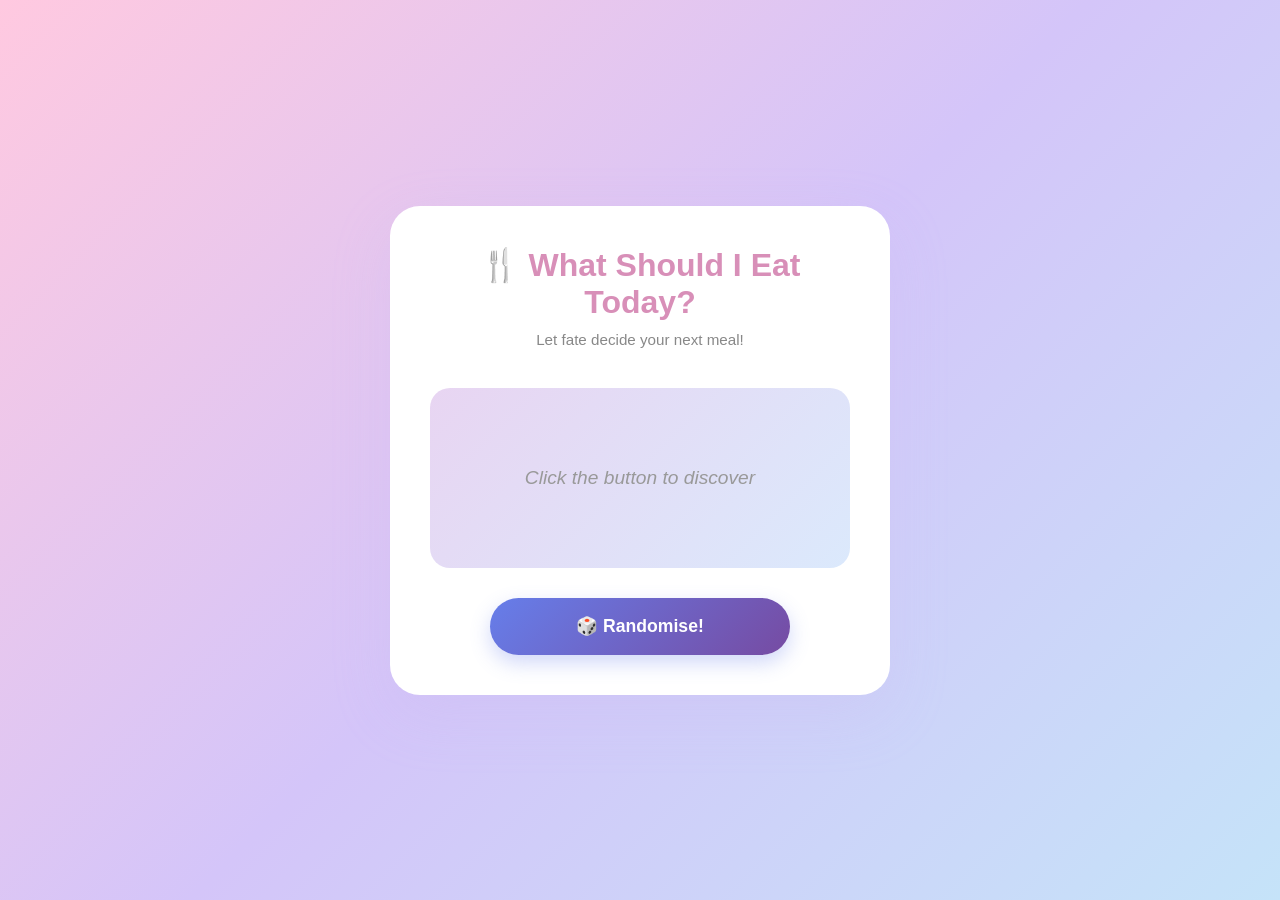
<file: index.html>
<!DOCTYPE html>
<html lang="en">
<head>
    <meta charset="UTF-8">
    <meta name="viewport" content="width=device-width, initial-scale=1.0">
    <title>What Should I Eat Today?</title>
    <link rel="stylesheet" href="styles.css">
    <!-- PostHog Analytics -->
   <script>
    !function(t,e){var o,n,p,r;e.__SV||(window.posthog=e,e._i=[],e.init=function(i,s,a){function g(t,e){var o=e.split(".");2==o.length&&(t=t[o[0]],e=o[1]),t[e]=function(){t.push([e].concat(Array.prototype.slice.call(arguments,0)))}}(p=t.createElement("script")).type="text/javascript",p.async=!0,p.src=s.api_host.replace(".i.posthog.com","-assets.i.posthog.com")+"/static/array.js",(r=t.getElementsByTagName("script")[0]).parentNode.insertBefore(p,r);var u=e;for(void 0!==a?u=e[a]=[]:a="posthog",u.people=u.people||[],u.toString=function(t){var e="posthog";return"posthog"!==a&&(e+="."+a),t||(e+=" (stub)"),e},u.people.toString=function(){return u.toString(1)+".people (stub)"},o="init capture register register_once register_for_session unregister opt_out_capturing has_opted_out_capturing opt_in_capturing reset isFeatureEnabled getFeatureFlag getFeatureFlagPayload reloadFeatureFlags group identify setPersonProperties setPersonPropertiesForFlags resetPersonPropertiesForFlags setGroupPropertiesForFlags resetGroupPropertiesForFlags resetGroups onFeatureFlags addFeatureFlagsHandler onSessionId getSurveys getActiveMatchingSurveys renderSurvey canRenderSurvey getNextSurveyStep".split(" "),n=0;n<o.length;n++)g(u,o[n]);e._i.push([i,s,a])},e.__SV=1)}(document,window.posthog||[]);
    posthog.init('phc_W1kK0yRqIpmz5aqSVPrABH1LXPt5wmiVmHGdOJZJiQb', {
        api_host: 'https://us.i.posthog.com',
        defaults: '2025-11-30'
    })
</script>
</head>
<body>
    <div class="container">
        <h1>🍴 What Should I Eat Today?</h1>
        <p class="subtitle">Let fate decide your next meal!</p>
        
        <!-- Result display area -->
        <div class="result-container" id="resultContainer">
            <div class="placeholder">Click the button to discover</div>
        </div>

        <!-- Randomise button -->
        <button class="button" id="randomiseBtn">🎲 Randomise!</button>
    </div>

    <script src="script.js"></script>
</body>
</html>
</file>
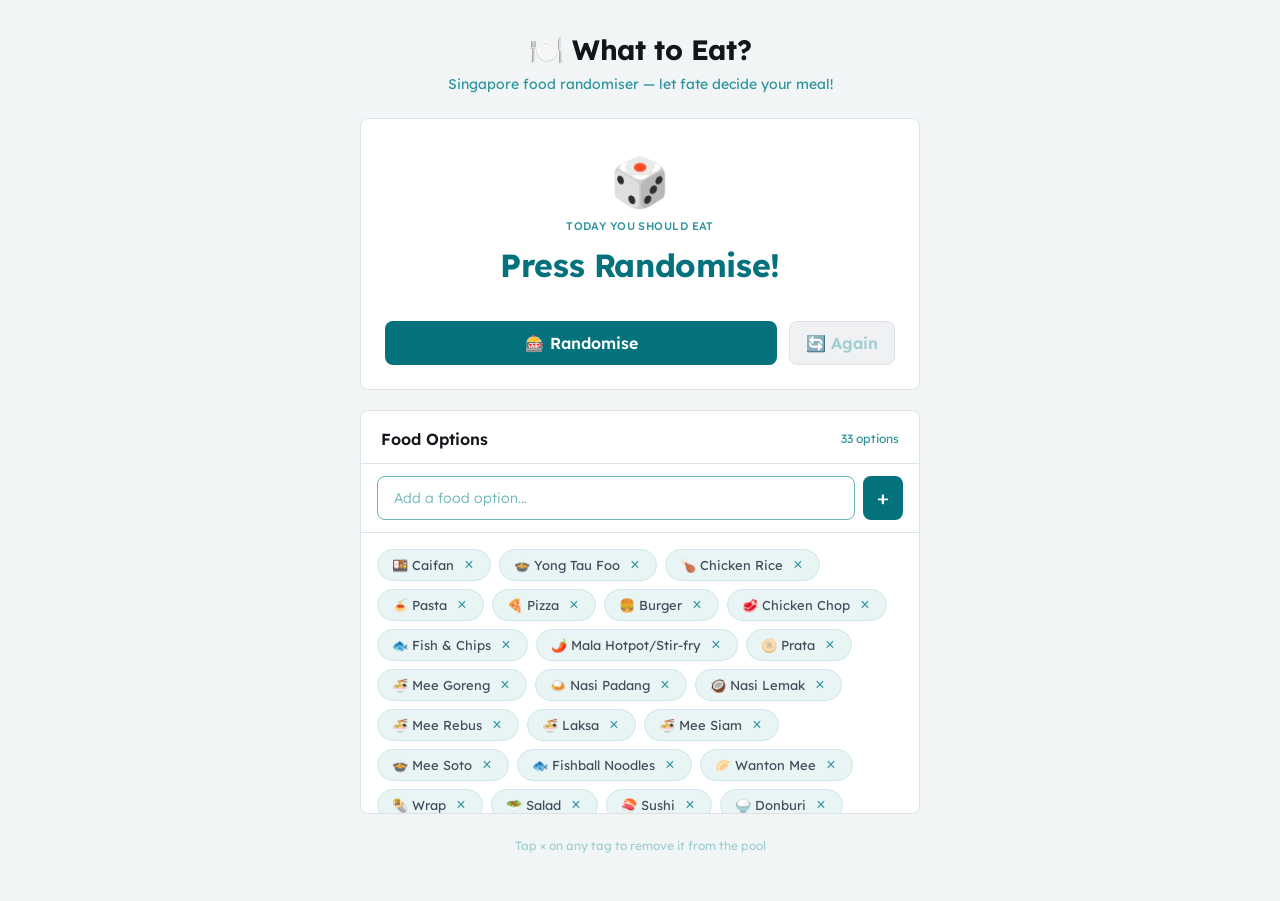
<file: zds/index.html>
<!DOCTYPE html>
<html lang="en">
<head>
  <meta charset="UTF-8" />
  <meta name="viewport" content="width=device-width, initial-scale=1.0" />
  <title>What to Eat? — SG Food Randomiser</title>

  <!-- Zero Design System: Lexend font from Google Fonts -->
  <link href="https://fonts.googleapis.com/css2?family=Lexend:wght@300;400;600;700&display=swap" rel="stylesheet" />

  <!-- App styles -->
  <link rel="stylesheet" href="styles.css" />
</head>

<body>

  <!-- ── Toast — fixed bottom notification for user feedback ── -->
  <div class="toast" id="toast" role="status" aria-live="polite"></div>

  <div class="container">

    <!-- ── App Header ── -->
    <header class="header">
      <h1>🍽️ What to Eat?</h1>
      <p>Singapore food randomiser — let fate decide your meal!</p>
    </header>

    <!-- ── Result Card ── -->
    <div class="card">
      <div class="result-card">
        <!-- Emoji icon updated by JS to match the selected food -->
        <span class="result-emoji" id="result-emoji" aria-hidden="true">🎲</span>
        <p class="result-label">Today you should eat</p>
        <!-- Main food result text — updated by JS -->
        <p class="result-food" id="result-food">Press Randomise!</p>
      </div>

      <!-- Action buttons -->
      <div class="btn-row">
        <!-- Primary: spin and pick a random food -->
        <button class="btn-primary" id="btn-randomise" onclick="randomise()">
          🎰 Randomise
        </button>
        <!-- Secondary: pick again (disabled until first spin) -->
        <button class="btn-secondary" id="btn-reselect" onclick="randomise()" disabled>
          🔄 Again
        </button>
      </div>
    </div>

    <!-- ── Food Options List & Editor ── -->
    <div class="card">
      <div class="section-header">
        <span class="section-title">Food Options</span>
        <!-- Count badge — updated live by JS -->
        <span class="section-count" id="food-count">0 options</span>
      </div>

      <!-- Add new food input row -->
      <div class="add-row">
        <input
          class="add-input"
          type="text"
          id="add-input"
          placeholder="Add a food option…"
          maxlength="50"
          onkeydown="handleInputKey(event)"
          aria-label="New food option"
        />
        <button class="btn-add" onclick="addFood()" title="Add food option" aria-label="Add">+</button>
      </div>

      <!-- Tag cloud — populated and managed by JS -->
      <div class="food-list" id="food-list" role="list" aria-label="Food options"></div>
    </div>

    <p class="footer-note">Tap × on any tag to remove it from the pool</p>

  </div><!-- /.container -->

  <script>
    // =========================================================================
    // What to Eat? — SG Food Randomiser
    // All logic lives here so the page works as a single GitHub Pages deployment
    // =========================================================================

    // ─── Emoji map ────────────────────────────────────────────────────────────
    // Maps food names to display emojis. Custom-added foods fall back to 🍴.
    const EMOJI_MAP = {
      "Caifan":                "🍱",
      "Yong Tau Foo":          "🍲",
      "Chicken Rice":          "🍗",
      "Pasta":                 "🍝",
      "Pizza":                 "🍕",
      "Burger":                "🍔",
      "Chicken Chop":          "🥩",
      "Fish & Chips":          "🐟",
      "Mala Hotpot/Stir-fry":  "🌶️",
      "Prata":                 "🫓",
      "Mee Goreng":            "🍜",
      "Nasi Padang":           "🍛",
      "Nasi Lemak":            "🥥",
      "Mee Rebus":             "🍜",
      "Laksa":                 "🍜",
      "Mee Siam":              "🍜",
      "Mee Soto":              "🍲",
      "Fishball Noodles":      "🐟",
      "Wanton Mee":            "🥟",
      "Wrap":                  "🌯",
      "Salad":                 "🥗",
      "Sushi":                 "🍣",
      "Donburi":               "🍚",
      "Soba":                  "🍜",
      "Udon":                  "🍜",
      "Taco":                  "🌮",
      "Briyani":               "🍛",
      "Thosai":                "🫓",
      "Roti John":             "🥖",
      "Porridge":              "🥣",
      "Ramen":                 "🍜",
      "Sandwich":              "🥪",
      "Soup":                  "🍵",
    };

    // ─── Default food list ────────────────────────────────────────────────────
    const DEFAULT_FOODS = [
      "Caifan", "Yong Tau Foo", "Chicken Rice", "Pasta", "Pizza",
      "Burger", "Chicken Chop", "Fish & Chips", "Mala Hotpot/Stir-fry",
      "Prata", "Mee Goreng", "Nasi Padang", "Nasi Lemak", "Mee Rebus",
      "Laksa", "Mee Siam", "Mee Soto", "Fishball Noodles", "Wanton Mee",
      "Wrap", "Salad", "Sushi", "Donburi", "Soba", "Udon", "Taco",
      "Briyani", "Thosai", "Roti John", "Porridge", "Ramen",
      "Sandwich", "Soup"
    ];

    // ─── App state ────────────────────────────────────────────────────────────
    let foods       = loadFoods();   // Array of food name strings
    let currentFood = null;          // Name of the last picked food (for tag highlight)
    let isSpinning  = false;         // Prevents double-triggering the spin animation

    // ─── Persistence ──────────────────────────────────────────────────────────
    // Uses sessionStorage so edits persist within the browser tab session.
    // On a fresh load (new tab / hard refresh) the default list is restored.

    function loadFoods() {
      try {
        const saved = sessionStorage.getItem("sg-food-list");
        return saved ? JSON.parse(saved) : [...DEFAULT_FOODS];
      } catch {
        return [...DEFAULT_FOODS];
      }
    }

    function saveFoods() {
      try {
        sessionStorage.setItem("sg-food-list", JSON.stringify(foods));
      } catch { /* Ignore storage quota errors silently */ }
    }

    // ─── Helpers ──────────────────────────────────────────────────────────────

    /** Returns the emoji for a food name, falling back to 🍴 for unknowns. */
    function getEmoji(food) {
      return EMOJI_MAP[food] || "🍴";
    }

    // ─── Render food tag list ─────────────────────────────────────────────────
    // Rebuilds the entire tag cloud from the `foods` array.
    // The active tag (currentFood) gets the teal highlight class.

    function renderList() {
      const list    = document.getElementById("food-list");
      const countEl = document.getElementById("food-count");

      // Update the live count badge
      countEl.textContent = `${foods.length} option${foods.length !== 1 ? "s" : ""}`;

      if (foods.length === 0) {
        list.innerHTML = `<p class="empty-state">No food options yet — add some above!</p>`;
        return;
      }

      // Render one pill tag per food item
      list.innerHTML = foods.map((food, i) => `
        <span class="food-tag ${food === currentFood ? "active" : ""}" role="listitem">
          ${getEmoji(food)} ${food}
          <button
            class="tag-remove"
            onclick="removeFood(${i})"
            title="Remove ${food}"
            aria-label="Remove ${food}"
          >×</button>
        </span>
      `).join("");
    }

    // ─── Randomise (slot-machine spin) ───────────────────────────────────────
    // 1. Disables buttons and starts a rapid-cycling interval (spinning phase).
    // 2. After `totalTicks` ticks, picks a final result and plays the pop animation.
    // 3. Re-enables buttons and highlights the active tag.

    function randomise() {
      if (isSpinning) return;

      if (foods.length === 0) {
        showToast("Add some food options first!");
        return;
      }

      isSpinning = true;

      const resultEl  = document.getElementById("result-food");
      const emojiEl   = document.getElementById("result-emoji");
      const btnRandom = document.getElementById("btn-randomise");
      const btnAgain  = document.getElementById("btn-reselect");

      // Disable buttons for the duration of the animation
      btnRandom.disabled = true;
      btnAgain.disabled  = true;

      // Reset previous animation classes so they can retrigger
      resultEl.classList.remove("pop", "spinning");
      emojiEl.style.animation = "none";

      // --- Spin phase: flash random food names rapidly ---
      let ticks = 0;
      const totalTicks = 18;  // Number of flashes before settling (~1.26 s at 70 ms each)
      resultEl.classList.add("spinning");

      const interval = setInterval(() => {
        const preview = foods[Math.floor(Math.random() * foods.length)];
        resultEl.textContent = preview;
        emojiEl.textContent  = getEmoji(preview);
        ticks++;

        if (ticks >= totalTicks) {
          clearInterval(interval);

          // --- Settle: choose and display the final result ---
          currentFood = foods[Math.floor(Math.random() * foods.length)];

          resultEl.classList.remove("spinning");
          resultEl.textContent = currentFood;
          emojiEl.textContent  = getEmoji(currentFood);

          // Trigger the pop animation (force reflow to restart it)
          void resultEl.offsetWidth;
          resultEl.classList.add("pop");

          // Retrigger the emoji bounce animation
          emojiEl.style.animation = "";
          void emojiEl.offsetWidth;
          emojiEl.style.animation = "bounce-in 0.4s cubic-bezier(0.34, 1.56, 0.64, 1) forwards";

          // Highlight the matching tag in the list
          renderList();

          // Re-enable buttons and unlock spin
          btnRandom.disabled = false;
          btnAgain.disabled  = false;
          isSpinning = false;
        }
      }, 70); // 70 ms per tick — fast enough to feel energetic, slow enough to read
    }

    // ─── Add a food option ────────────────────────────────────────────────────
    // Reads the text input, validates for empty / duplicate, then appends to list.

    function addFood() {
      const input = document.getElementById("add-input");
      const name  = input.value.trim();

      if (!name) {
        input.focus();
        return;
      }

      // Case-insensitive duplicate guard
      const isDuplicate = foods.some(f => f.toLowerCase() === name.toLowerCase());
      if (isDuplicate) {
        showToast(`"${name}" is already in the list!`);
        input.select();
        return;
      }

      foods.push(name);
      saveFoods();
      renderList();

      input.value = "";
      input.focus();
      showToast(`Added "${name}" 🎉`);
    }

    // ─── Remove a food option ─────────────────────────────────────────────────
    // Removes the item at `index`. If it was the current result, clears the display.

    function removeFood(index) {
      const removed = foods[index];

      // Clear result display if we're removing the currently shown food
      if (removed === currentFood) {
        currentFood = null;
        document.getElementById("result-food").textContent  = "Press Randomise!";
        document.getElementById("result-emoji").textContent = "🎲";
        document.getElementById("btn-reselect").disabled    = true;
      }

      foods.splice(index, 1);
      saveFoods();
      renderList();
      showToast(`Removed "${removed}"`);
    }

    // ─── Enter key shortcut for the add input ────────────────────────────────
    function handleInputKey(event) {
      if (event.key === "Enter") addFood();
    }

    // ─── Toast notification ───────────────────────────────────────────────────
    // Shows a brief bottom toast. Rapid calls reset the timer (debounced).

    let toastTimer = null;

    function showToast(message) {
      const toast = document.getElementById("toast");
      toast.textContent = message;
      toast.classList.add("show");

      if (toastTimer) clearTimeout(toastTimer);
      toastTimer = setTimeout(() => { toast.classList.remove("show"); }, 2200);
    }

    // ─── Init ─────────────────────────────────────────────────────────────────
    // Render the food list as soon as the page loads.
    renderList();
  </script>

</body>
</html>
</file>
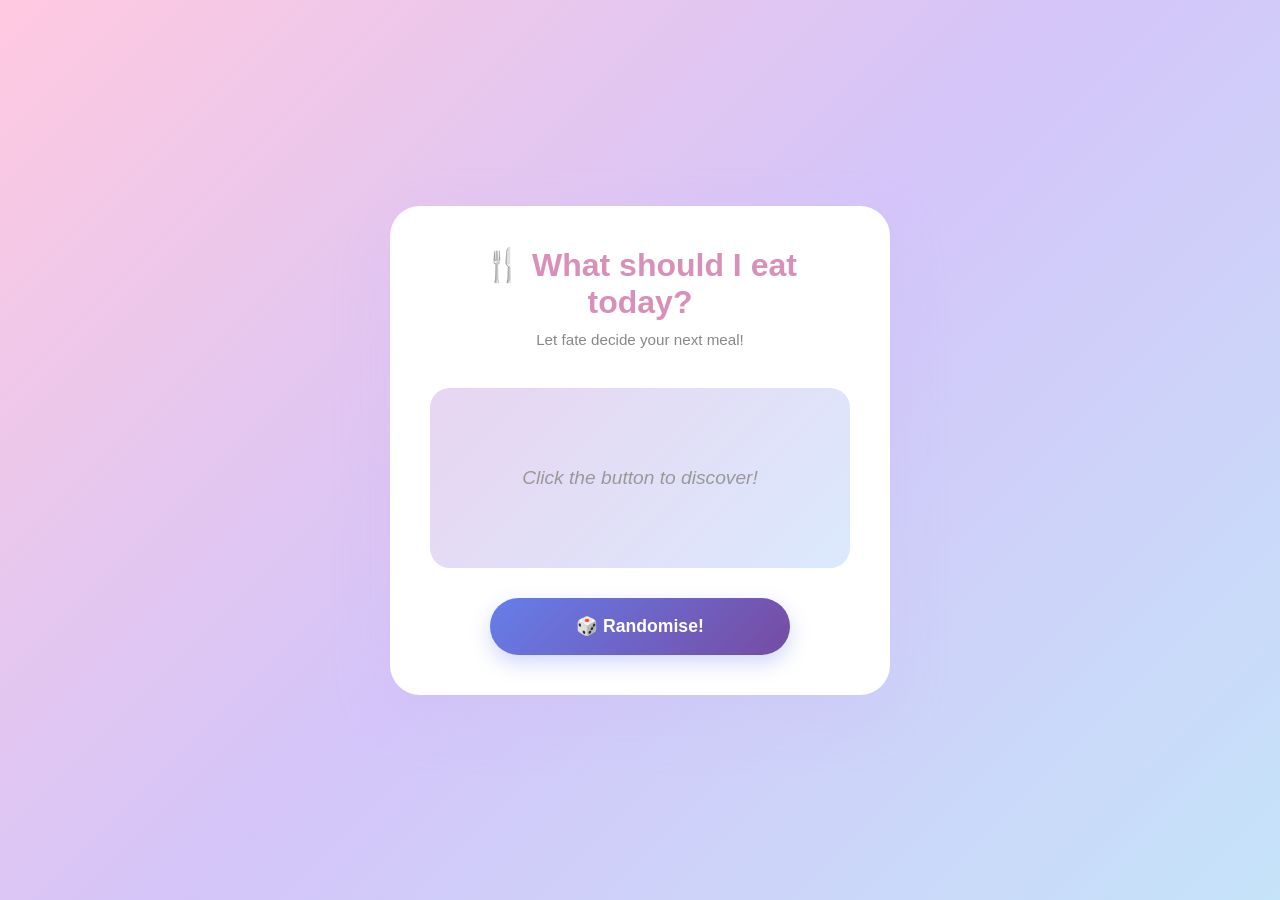
<file: index2.html>
<!DOCTYPE html>
<html lang="en">
<head>
    <meta charset="UTF-8">
    <meta name="viewport" content="width=device-width, initial-scale=1.0">
    <title>What should I eat today?</title>
    <style>
        * {
            margin: 0;
            padding: 0;
            box-sizing: border-box;
        }

        body {
            font-family: 'Segoe UI', Tahoma, Geneva, Verdana, sans-serif;
            /* Calm pastel gradient background - light pink to light blue */
            background: linear-gradient(135deg, #ffc9e0 0%, #d4c5f9 50%, #c5e3f9 100%);
            min-height: 100vh;
            display: flex;
            justify-content: center;
            align-items: center;
            padding: 20px;
        }

        .container {
            background: white;
            border-radius: 30px;
            padding: 40px;
            max-width: 500px;
            width: 100%;
            box-shadow: 0 20px 60px rgba(200, 180, 240, 0.2);
            text-align: center;
        }

        h1 {
            color: #d88fb8;
            font-size: 2rem;
            margin-bottom: 10px;
        }

        .subtitle {
            color: #888;
            font-size: 0.95rem;
            margin-bottom: 40px;
        }

        /* Randomiser display area */
        .result-container {
            background: linear-gradient(135deg, #e8d5f2 0%, #dbe9fc 100%);
            border-radius: 20px;
            padding: 50px 30px;
            margin-bottom: 30px;
            min-height: 180px;
            display: flex;
            flex-direction: column;
            justify-content: center;
            align-items: center;
            transition: all 0.3s ease;
        }

        /* Spinning animation when randomising */
        .result-container.spinning {
            animation: pulse 0.5s ease-in-out;
        }

        @keyframes pulse {
            0%, 100% { transform: scale(1); }
            50% { transform: scale(1.05); }
        }

        .food-emoji {
            font-size: 4rem;
            margin-bottom: 15px;
        }

        .food-name {
            font-size: 2rem;
            font-weight: bold;
            color: #2d3436;
        }

        .placeholder {
            color: #999;
            font-size: 1.2rem;
            font-style: italic;
        }

        /* Button styling */
        .button {
            background: linear-gradient(135deg, #667eea 0%, #764ba2 100%);
            color: white;
            border: none;
            border-radius: 50px;
            padding: 18px 45px;
            font-size: 1.1rem;
            font-weight: 600;
            cursor: pointer;
            transition: all 0.3s ease;
            box-shadow: 0 8px 20px rgba(102, 126, 234, 0.3);
            width: 100%;
            max-width: 300px;
        }

        .button:hover {
            transform: translateY(-2px);
            box-shadow: 0 12px 25px rgba(102, 126, 234, 0.4);
        }

        .button:active {
            transform: translateY(0);
        }

        /* Mobile responsiveness */
        @media (max-width: 600px) {
            .container {
                padding: 30px 20px;
            }

            h1 {
                font-size: 1.6rem;
            }

            .food-emoji {
                font-size: 3rem;
            }

            .food-name {
                font-size: 1.5rem;
            }

            .button {
                padding: 16px 35px;
                font-size: 1rem;
            }
        }
    </style>
    <!-- PostHog Analytics -->
   <script>
    !function(t,e){var o,n,p,r;e.__SV||(window.posthog=e,e._i=[],e.init=function(i,s,a){function g(t,e){var o=e.split(".");2==o.length&&(t=t[o[0]],e=o[1]),t[e]=function(){t.push([e].concat(Array.prototype.slice.call(arguments,0)))}}(p=t.createElement("script")).type="text/javascript",p.async=!0,p.src=s.api_host.replace(".i.posthog.com","-assets.i.posthog.com")+"/static/array.js",(r=t.getElementsByTagName("script")[0]).parentNode.insertBefore(p,r);var u=e;for(void 0!==a?u=e[a]=[]:a="posthog",u.people=u.people||[],u.toString=function(t){var e="posthog";return"posthog"!==a&&(e+="."+a),t||(e+=" (stub)"),e},u.people.toString=function(){return u.toString(1)+".people (stub)"},o="init capture register register_once register_for_session unregister opt_out_capturing has_opted_out_capturing opt_in_capturing reset isFeatureEnabled getFeatureFlag getFeatureFlagPayload reloadFeatureFlags group identify setPersonProperties setPersonPropertiesForFlags resetPersonPropertiesForFlags setGroupPropertiesForFlags resetGroupPropertiesForFlags resetGroups onFeatureFlags addFeatureFlagsHandler onSessionId getSurveys getActiveMatchingSurveys renderSurvey canRenderSurvey getNextSurveyStep".split(" "),n=0;n<o.length;n++)g(u,o[n]);e._i.push([i,s,a])},e.__SV=1)}(document,window.posthog||[]);
    posthog.init('phc_W1kK0yRqIpmz5aqSVPrABH1LXPt5wmiVmHGdOJZJiQb', {
        api_host: 'https://us.i.posthog.com',
        defaults: '2025-11-30'
    })
</script>
</head>
<body>
    <div class="container">
        <h1>🍴 What should I eat today?</h1>
        <p class="subtitle">Let fate decide your next meal!</p>
        
        <!-- Result display area -->
        <div class="result-container" id="resultContainer">
            <div class="placeholder">Click the button to discover!</div>
        </div>

        <!-- Randomise button -->
        <button class="button" id="randomiseBtn">🎲 Randomise!</button>
    </div>

    <script>
        // Array of Singapore food options with emojis
       const foodOptions = [
            { name: "Caifan", emoji: "🍱" },
            { name: "Yong Tau Foo", emoji: "🍲" },
            { name: "Chicken Rice", emoji: "🍗" },
            { name: "Pasta", emoji: "🍝" },
            { name: "Pizza", emoji: "🍕" },
            { name: "Burger", emoji: "🍔" },
            { name: "Chicken Chop", emoji: "🍗" },
            { name: "Fish & Chips", emoji: "🐟" },
            { name: "Mala Hotpot/Stir-fry", emoji: "🌶️" },
            { name: "Prata", emoji: "🫓" },
            { name: "Mee Goreng", emoji: "🍜" },
            { name: "Nasi Padang", emoji: "🍛" },
            { name: "Nasi Lemak", emoji: "🍚" },
            { name: "Mee Rebus", emoji: "🍜" },
            { name: "Laksa", emoji: "🍜" },
            { name: "Mee Siam", emoji: "🍜" },
            { name: "Mee Soto", emoji: "🍲" },
            { name: "Fishball Noodles", emoji: "🍜" },
            { name: "Wanton Mee", emoji: "🍜" },
            { name: "Wrap", emoji: "🌯" },
            { name: "Salad", emoji: "🥗" },
            { name: "Sushi", emoji: "🍣" },
            { name: "Donburi", emoji: "🍱" },
            { name: "Soba", emoji: "🍜" },
            { name: "Ramen", emoji: "🍜" },
            { name: "Biryani", emoji: "🍛" },
            { name: "Curry", emoji: "🍛" },
            { name: "Porridge", emoji: "🥣" },
            { name: "Thosai", emoji: "🫓" },
            { name: "Roti John", emoji: "🥪" },
            { name: "Sandwich", emoji: "🥪" },
            { name: "Taco", emoji: "🌮" }
        ];

        // Get DOM elements
        const resultContainer = document.getElementById('resultContainer');
        const randomiseBtn = document.getElementById('randomiseBtn');

        // Function to get random food item
        function getRandomFood() {
            const randomIndex = Math.floor(Math.random() * foodOptions.length);
            return foodOptions[randomIndex];
        }

        // Function to display the selected food
        function displayFood(food) {
            resultContainer.innerHTML = `
                <div class="food-emoji">${food.emoji}</div>
                <div class="food-name">${food.name}</div>
            `;
        }

        // Function to handle randomisation with animation
        function randomiseFood() {
            // Add spinning animation
            resultContainer.classList.add('spinning');
            
            // Change button text
            randomiseBtn.textContent = '🎲 Deciding...';
            randomiseBtn.disabled = true;

            // Simulate randomising effect with quick changes
            let counter = 0;
            const interval = setInterval(() => {
                const tempFood = getRandomFood();
                displayFood(tempFood);
                counter++;
                
                // Stop after 10 quick iterations
                if (counter >= 10) {
                    clearInterval(interval);
                    
                    // Show final result
                    setTimeout(() => {
                        const finalFood = getRandomFood();
                        displayFood(finalFood);
                        resultContainer.classList.remove('spinning');
                        randomiseBtn.textContent = '🎲 Randomise Again!';
                        randomiseBtn.disabled = false;
                    }, 100);
                }
            }, 100);
        }

        // Event listener for randomise button
        randomiseBtn.addEventListener('click', randomiseFood);
    </script>
</body>
</html>
</file>
<file: styles.css>
* {
    margin: 0;
    padding: 0;
    box-sizing: border-box;
}

body {
    font-family: 'Segoe UI', Tahoma, Geneva, Verdana, sans-serif;
    /* Calm pastel gradient background - light pink to light blue */
    background: linear-gradient(135deg, #ffc9e0 0%, #d4c5f9 50%, #c5e3f9 100%);
    min-height: 100vh;
    display: flex;
    justify-content: center;
    align-items: center;
    padding: 20px;
}

.container {
    background: white;
    border-radius: 30px;
    padding: 40px;
    max-width: 500px;
    width: 100%;
    box-shadow: 0 20px 60px rgba(200, 180, 240, 0.2);
    text-align: center;
}

h1 {
    color: #d88fb8;
    font-size: 2rem;
    margin-bottom: 10px;
}

.subtitle {
    color: #888;
    font-size: 0.95rem;
    margin-bottom: 40px;
}

/* Randomizer display area */
.result-container {
    background: linear-gradient(135deg, #e8d5f2 0%, #dbe9fc 100%);
    border-radius: 20px;
    padding: 50px 30px;
    margin-bottom: 30px;
    min-height: 180px;
    display: flex;
    flex-direction: column;
    justify-content: center;
    align-items: center;
    transition: all 0.3s ease;
}

/* Spinning animation when randomizing */
.result-container.spinning {
    animation: pulse 0.5s ease-in-out;
}

@keyframes pulse {
    0%, 100% { transform: scale(1); }
    50% { transform: scale(1.05); }
}

.food-emoji {
    font-size: 4rem;
    margin-bottom: 15px;
}

.food-name {
    font-size: 2rem;
    font-weight: bold;
    color: #2d3436;
}

.placeholder {
    color: #999;
    font-size: 1.2rem;
    font-style: italic;
}

/* Button styling */
.button {
    background: linear-gradient(135deg, #667eea 0%, #764ba2 100%);
    color: white;
    border: none;
    border-radius: 50px;
    padding: 18px 45px;
    font-size: 1.1rem;
    font-weight: 600;
    cursor: pointer;
    transition: all 0.3s ease;
    box-shadow: 0 8px 20px rgba(102, 126, 234, 0.3);
    width: 100%;
    max-width: 300px;
}

.button:hover {
    transform: translateY(-2px);
    box-shadow: 0 12px 25px rgba(102, 126, 234, 0.4);
}

.button:active {
    transform: translateY(0);
}

/* Mobile responsiveness */
@media (max-width: 600px) {
    .container {
        padding: 30px 20px;
    }

    h1 {
        font-size: 1.6rem;
    }

    .food-emoji {
        font-size: 3rem;
    }

    .food-name {
        font-size: 1.5rem;
    }

    .button {
        padding: 16px 35px;
        font-size: 1rem;
    }
}
</file>
<file: zds/styles.css>
/* =============================================================================
   What to Eat? — SG Food Randomiser
   styles.css
   Zero Design System (Teal / GB palette) + Lexend type scale
   ============================================================================= */

/* ─── Zero Foundation — Brand Colour Tokens (CSS Variables) ──────────────── */
:root {
  /* Raw palette */
  --gb-teal-10:  #E9F4F5;
  --gb-teal-20:  #CEE6E8;
  --gb-teal-30:  #9FCED3;
  --gb-teal-40:  #6BB3BA;
  --gb-teal-50:  #2D949E;
  --gb-teal-60:  #03727D;
  --gb-teal-70:  #02545D;
  --gb-teal-80:  #013D43;
  --gb-teal-90:  #01282C;
  --gb-teal-100: #01181B;

  /* Semantic colour aliases — backgrounds */
  --bg-default:  #FFFFFF;
  --bg-subtle:   var(--gb-teal-10);
  --bg-overlay:  #F2F5F5;
  --bg-disabled: #F0F1F2;

  /* Semantic colour aliases — borders */
  --border-lighter:       #DEE1E7;
  --border-light:         var(--gb-teal-20);
  --border-dark:          var(--gb-teal-40);
  --border-primary:       var(--gb-teal-60);

  /* Semantic colour aliases — typography */
  --type-header-dark:     #13151A;
  --type-label-dark:      #323743;
  --type-body-light:      #444C5D;
  --type-placeholder:     var(--gb-teal-40);
  --type-helper:          var(--gb-teal-50);
  --type-disabled:        var(--gb-teal-30);
  --type-inverse:         #FFFFFF;

  /* Primary brand action colours */
  --primary:              var(--gb-teal-60);
  --primary-hover:        var(--gb-teal-70);
  --primary-active:       var(--gb-teal-80);
  --primary-subtle:       var(--gb-teal-10);
  --primary-subtle-border:var(--gb-teal-20);

  /* Font stack */
  --font: 'Lexend', system-ui, sans-serif;
}

/* ─── Reset & Base ──────────────────────────────────────────────────────────── */
*, *::before, *::after {
  box-sizing: border-box;
  margin: 0;
  padding: 0;
}

body {
  font-family: var(--font);
  background: var(--bg-overlay);
  color: var(--type-label-dark);
  min-height: 100vh;
  padding: 24px 16px 48px;
}

/* ─── Zero scrollbar styling ────────────────────────────────────────────────── */
::-webkit-scrollbar       { width: 4px; }
::-webkit-scrollbar-track { background: transparent; }
::-webkit-scrollbar-thumb { background: var(--gb-teal-20); border-radius: 2px; }

/* ─── Layout ────────────────────────────────────────────────────────────────── */
.container {
  max-width: 560px;
  margin: 0 auto;
  display: flex;
  flex-direction: column;
  gap: 20px;
}

/* ─── Header ────────────────────────────────────────────────────────────────── */
.header {
  text-align: center;
  padding: 8px 0 4px;
}

.header h1 {
  font-size: 28px;
  font-weight: 700;
  line-height: 36px;
  letter-spacing: -0.4px;
  color: var(--type-header-dark);
}

.header p {
  font-size: 14px;
  font-weight: 400;
  line-height: 20px;
  color: var(--type-helper);
  margin-top: 6px;
}

/* ─── Card / surface containers ─────────────────────────────────────────────── */
.card {
  background: var(--bg-default);
  border: 1px solid var(--border-lighter);
  border-radius: 8px;
  overflow: hidden;
}

/* ─── Result Display ─────────────────────────────────────────────────────────── */
.result-card {
  padding: 32px 24px;
  text-align: center;
  position: relative;
}

/* Caption above the result */
.result-label {
  font-size: 11px;
  font-weight: 500;
  letter-spacing: 0.04em;
  text-transform: uppercase;
  color: var(--type-helper);
  margin-bottom: 12px;
}

/* The food name text — large and bold */
.result-food {
  font-size: 32px;
  font-weight: 700;
  line-height: 40px;
  letter-spacing: -0.4px;
  color: var(--primary);
  min-height: 44px;
  transition: opacity 0.1s ease;
}

/* Spinning animation — added/removed by JS during the slot-machine effect */
.result-food.spinning {
  animation: slot-spin 0.08s linear infinite;
}

@keyframes slot-spin {
  0%   { opacity: 1;   transform: translateY(0);   }
  50%  { opacity: 0.3; transform: translateY(-4px); }
  100% { opacity: 1;   transform: translateY(0);   }
}

/* Pop animation — plays once when the final result lands */
.result-food.pop {
  animation: pop 0.35s cubic-bezier(0.34, 1.56, 0.64, 1) forwards;
}

@keyframes pop {
  from { transform: scale(0.85); opacity: 0.5; }
  to   { transform: scale(1);    opacity: 1;   }
}

/* Emoji shown above the food name */
.result-emoji {
  font-size: 48px;
  margin-bottom: 8px;
  display: block;
  animation: bounce-in 0.4s cubic-bezier(0.34, 1.56, 0.64, 1) forwards;
}

@keyframes bounce-in {
  from { transform: scale(0.5); opacity: 0; }
  to   { transform: scale(1);   opacity: 1; }
}

/* ─── Buttons ────────────────────────────────────────────────────────────────── */
.btn-row {
  display: flex;
  gap: 12px;
  padding: 0 24px 24px;
}

/* Primary button — Zero convention: teal fill, 44px height, 8px radius */
.btn-primary {
  flex: 1;
  height: 44px;
  border-radius: 8px;
  border: none;
  background: var(--primary);
  color: var(--type-inverse);
  font-family: var(--font);
  font-size: 16px;
  font-weight: 600;
  line-height: 24px;
  cursor: pointer;
  transition: background 0.12s ease, transform 0.1s ease;
  display: flex;
  align-items: center;
  justify-content: center;
  gap: 8px;
}

.btn-primary:hover        { background: var(--primary-hover); }
.btn-primary:active       { background: var(--primary-active); transform: scale(0.98); }
.btn-primary:focus-visible {
  outline: 3px solid rgba(45, 148, 158, 0.33);
  border-color: var(--border-primary);
}

/* Secondary / ghost button */
.btn-secondary {
  height: 44px;
  border-radius: 8px;
  border: 1px solid var(--border-lighter);
  background: var(--bg-default);
  color: var(--type-label-dark);
  font-family: var(--font);
  font-size: 16px;
  font-weight: 600;
  cursor: pointer;
  padding: 0 16px;
  transition: background 0.12s ease, border-color 0.12s ease;
}

.btn-secondary:hover        { background: var(--bg-subtle); border-color: var(--border-light); }
.btn-secondary:active       { background: var(--gb-teal-20); }
.btn-secondary:focus-visible {
  outline: 3px solid rgba(45, 148, 158, 0.33);
  border-color: var(--border-primary);
}

/* Shared disabled state for both button types */
.btn-primary:disabled,
.btn-secondary:disabled {
  background: var(--bg-disabled);
  color: var(--type-disabled);
  cursor: not-allowed;
  border-color: var(--border-lighter);
}

/* ─── Food List Section ──────────────────────────────────────────────────────── */
.section-header {
  display: flex;
  align-items: center;
  justify-content: space-between;
  padding: 16px 20px 12px;
  border-bottom: 1px solid var(--border-lighter);
}

.section-title {
  font-size: 16px;
  font-weight: 600;
  line-height: 24px;
  color: var(--type-header-dark);
}

.section-count {
  font-size: 12px;
  font-weight: 400;
  line-height: 16px;
  color: var(--type-helper);
}

/* ─── Add Food Input Row ─────────────────────────────────────────────────────── */
.add-row {
  display: flex;
  gap: 8px;
  padding: 12px 16px;
  border-bottom: 1px solid var(--border-lighter);
}

/* Text input — Zero field spec: 44px height, 8px radius, Lexend 300 */
.add-input {
  flex: 1;
  height: 44px;
  border-radius: 8px;
  border: 1px solid var(--border-dark);
  padding: 0 16px;
  font-family: var(--font);
  font-size: 14px;
  font-weight: 300;   /* Lexend Light — gives a gentle placeholder feel */
  color: var(--type-label-dark);
  background: var(--bg-default);
  transition: border-color 0.12s ease, outline 0.12s ease;
}

.add-input::placeholder {
  color: var(--type-placeholder);
  font-weight: 300;
}

.add-input:focus {
  outline: 3px solid rgba(45, 148, 158, 0.2);
  border-color: var(--border-primary);
}

/* Small "+" add button beside the input */
.btn-add {
  height: 44px;
  border-radius: 8px;
  border: none;
  background: var(--primary);
  color: var(--type-inverse);
  font-family: var(--font);
  font-size: 20px;
  font-weight: 400;
  cursor: pointer;
  padding: 0 14px;
  transition: background 0.12s ease;
  line-height: 1;
}

.btn-add:hover  { background: var(--primary-hover); }
.btn-add:active { background: var(--primary-active); }

/* ─── Food Tag Grid ──────────────────────────────────────────────────────────── */
.food-list {
  display: flex;
  flex-wrap: wrap;
  gap: 8px;
  padding: 16px;
  max-height: 280px;
  overflow-y: auto;
}

/* Individual pill tag for each food option */
.food-tag {
  display: inline-flex;
  align-items: center;
  gap: 6px;
  background: var(--primary-subtle);
  border: 1px solid var(--primary-subtle-border);
  border-radius: 20px;
  padding: 6px 12px 6px 14px;
  font-size: 13px;
  font-weight: 400;
  color: var(--type-body-light);
  transition: background 0.12s ease, border-color 0.12s ease;
  /* Animate tag entry — staggered via JS */
  animation: tag-in 0.2s ease forwards;
}

@keyframes tag-in {
  from { opacity: 0; transform: scale(0.8); }
  to   { opacity: 1; transform: scale(1);   }
}

/* Active tag — highlights the currently selected meal */
.food-tag.active {
  background: var(--primary);
  border-color: var(--primary-hover);
  color: var(--type-inverse);
  font-weight: 600;
}

/* Remove (×) button inside each tag */
.tag-remove {
  background: none;
  border: none;
  cursor: pointer;
  color: var(--type-helper);
  font-size: 16px;
  line-height: 1;
  padding: 0;
  display: flex;
  align-items: center;
  border-radius: 50%;
  transition: color 0.1s ease, background 0.1s ease;
  width: 18px;
  height: 18px;
  justify-content: center;
}

.tag-remove:hover {
  color: #c0392b;
  background: rgba(192, 57, 43, 0.1);
}

/* Adjust remove button colour when tag is in active (teal) state */
.food-tag.active .tag-remove       { color: rgba(255, 255, 255, 0.7); }
.food-tag.active .tag-remove:hover { color: #fff; background: rgba(0, 0, 0, 0.2); }

/* ─── Empty State ─────────────────────────────────────────────────────────────── */
.empty-state {
  padding: 32px 16px;
  text-align: center;
  color: var(--type-helper);
  font-size: 14px;
}

/* ─── Toast Notification ─────────────────────────────────────────────────────── */
/* Fixed bottom-centre; slides up when .show is added by JS */
.toast {
  position: fixed;
  bottom: 24px;
  left: 50%;
  transform: translateX(-50%) translateY(80px);
  background: var(--gb-teal-80);
  color: var(--type-inverse);
  font-family: var(--font);
  font-size: 14px;
  font-weight: 400;
  padding: 10px 20px;
  border-radius: 8px;
  box-shadow: 0 4px 16px rgba(1, 24, 27, 0.25);
  transition: transform 0.25s cubic-bezier(0.34, 1.56, 0.64, 1), opacity 0.25s ease;
  opacity: 0;
  pointer-events: none;
  white-space: nowrap;
  z-index: 999;
}

.toast.show {
  transform: translateX(-50%) translateY(0);
  opacity: 1;
}

/* ─── Footer Note ─────────────────────────────────────────────────────────────── */
.footer-note {
  text-align: center;
  font-size: 12px;
  color: var(--type-disabled);
  padding-top: 4px;
}

/* ─── Mobile Responsiveness ──────────────────────────────────────────────────── */
@media (max-width: 400px) {
  .result-food  { font-size: 26px; }
  .result-emoji { font-size: 40px; }

  /* Stack buttons vertically on very small screens */
  .btn-row        { flex-direction: column; }
  .btn-secondary  { width: 100%; }
}
</file>
